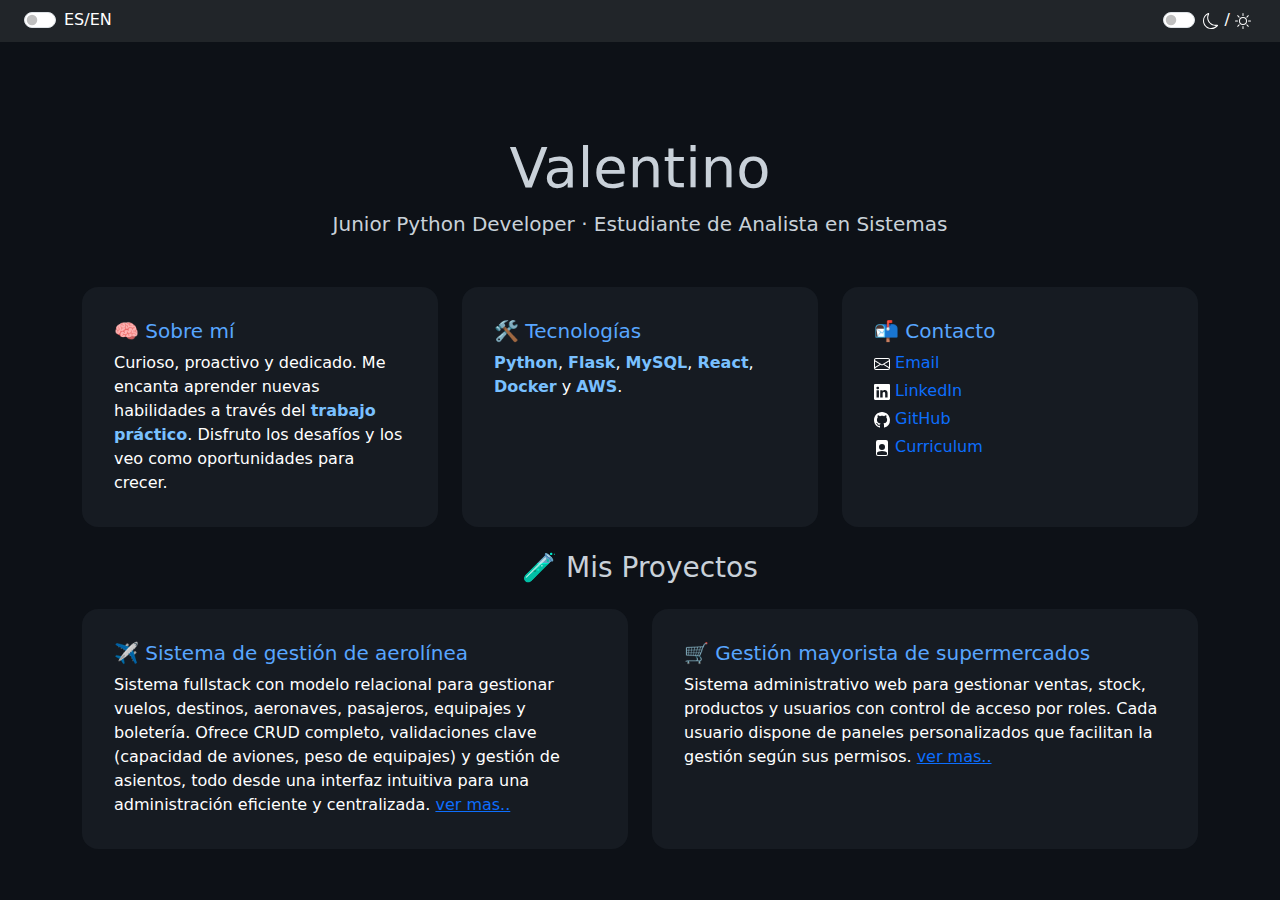
<file: index.html>
<!DOCTYPE html>
<html lang="en">
<head>
  <meta charset="UTF-8" />
  <meta name="viewport" content="width=device-width, initial-scale=1">
  <title>Valentino - Portfolio</title>
  <link href="https://cdn.jsdelivr.net/npm/bootstrap@5.3.3/dist/css/bootstrap.min.css" rel="stylesheet">
  <link rel="stylesheet" href="css/DarkMode.css" id="dark-css" rel="preload">
  <link rel="stylesheet" href="css/LightMode.css" id="light-css" rel="preload" disabled>
</head>

<body>

  <nav class="d-flex p-2 navbar navbar-expand-lg navbar-dark bg-dark fixed-top px-4 d-flex justify-content-between">
   <div class="form-check form-switch text-white">
      <input class="form-check-input" type="checkbox" id="langToggle"> <span>ES</span>/<span>EN</span></input>
      <label class="form-check-label" for="langToggle" id="langToggleLabel"></label> 
   </div>

   <div class="form-check form-switch text-white  ">
      <input class="form-check-input" type="checkbox" id="switchTheme"> <span><svg xmlns="http://www.w3.org/2000/svg" width="16" height="16" fill="currentColor" class="bi bi-moon" viewBox="0 0 16 16"><path d="M6 .278a.77.77 0 0 1 .08.858 7.2 7.2 0 0 0-.878 3.46c0 4.021 3.278 7.277 7.318 7.277q.792-.001 1.533-.16a.79.79 0 0 1 .81.316.73.73 0 0 1-.031.893A8.35 8.35 0 0 1 8.344 16C3.734 16 0 12.286 0 7.71 0 4.266 2.114 1.312 5.124.06A.75.75 0 0 1 6 .278M4.858 1.311A7.27 7.27 0 0 0 1.025 7.71c0 4.02 3.279 7.276 7.319 7.276a7.32 7.32 0 0 0 5.205-2.162q-.506.063-1.029.063c-4.61 0-8.343-3.714-8.343-8.29 0-1.167.242-2.278.681-3.286"/></svg></span> / <span><svg xmlns="http://www.w3.org/2000/svg" width="16" height="16" fill="currentColor" class="bi bi-sun" viewBox="0 0 16 16"><path d="M8 11a3 3 0 1 1 0-6 3 3 0 0 1 0 6m0 1a4 4 0 1 0 0-8 4 4 0 0 0 0 8M8 0a.5.5 0 0 1 .5.5v2a.5.5 0 0 1-1 0v-2A.5.5 0 0 1 8 0m0 13a.5.5 0 0 1 .5.5v2a.5.5 0 0 1-1 0v-2A.5.5 0 0 1 8 13m8-5a.5.5 0 0 1-.5.5h-2a.5.5 0 0 1 0-1h2a.5.5 0 0 1 .5.5M3 8a.5.5 0 0 1-.5.5h-2a.5.5 0 0 1 0-1h2A.5.5 0 0 1 3 8m10.657-5.657a.5.5 0 0 1 0 .707l-1.414 1.415a.5.5 0 1 1-.707-.708l1.414-1.414a.5.5 0 0 1 .707 0m-9.193 9.193a.5.5 0 0 1 0 .707L3.05 13.657a.5.5 0 0 1-.707-.707l1.414-1.414a.5.5 0 0 1 .707 0m9.193 2.121a.5.5 0 0 1-.707 0l-1.414-1.414a.5.5 0 0 1 .707-.707l1.414 1.414a.5.5 0 0 1 0 .707M4.464 4.465a.5.5 0 0 1-.707 0L2.343 3.05a.5.5 0 1 1 .707-.707l1.414 1.414a.5.5 0 0 1 0 .708"/></svg></span></input>
      <label class="form-check-label" for="switchTheme" id="switchThemeLabel"></label> 
   </div>



  </nav>
  

  <div class="container py-5">
    <header class="text-center mb-5">
      <h1 class="display-4 mt-3" id="mainTitle">Valentino</h1>
      <p class="lead" id="mainSubtitle">Junior Python Developer · Estudiante de Analista en Sistemas</p>
    </header>

    <div class="row g-4">
      <div class="col-md-6 col-lg-4">
        <div class="card h-100 p-3">
          <div class="card-body">
            <h5 class="card-title" id="aboutTitle">🧠 Sobre mí</h5>
            <p class="card-text" id="aboutText">
              Curioso, proactivo y dedicado. Me encanta aprender nuevas habilidades a través del
              <span class="highlight">trabajo práctico</span>. Disfruto los desafíos y los veo como oportunidades para crecer.
            </p>
          </div>
        </div>
      </div>

    
      <div class="col-md-6 col-lg-4">
        <div class="card h-100 p-3">
          <div class="card-body">
            <h5 class="card-title" id="techTitle">🛠️ Tecnologías</h5>
            <p class="card-text" id="techText">
              <span class="highlight">Python</span>, <span class="highlight">Flask</span>,
              <span class="highlight">MySQL</span>, <span class="highlight">React</span>, <span class="highlight">Docker</span> y
              <span class="highlight">AWS</span>.
            </p>
          </div>
        </div>
      </div>

      <div class="col-md-6 col-lg-4">
        <div class="card h-100 p-3">
            <div class="card-body">
            <h5 class="card-title" id="contactTitle">📬 Contacto</h5>
            <p class="card-text mb-1">
                <svg xmlns="http://www.w3.org/2000/svg" width="16" height="16" fill="currentColor" class="bi bi-envelope" viewBox="0 0 16 16"><path d="M0 4a2 2 0 0 1 2-2h12a2 2 0 0 1 2 2v8a2 2 0 0 1-2 2H2a2 2 0 0 1-2-2zm2-1a1 1 0 0 0-1 1v.217l7 4.2 7-4.2V4a1 1 0 0 0-1-1zm13 2.383-4.708 2.825L15 11.105zm-.034 6.876-5.64-3.471L8 9.583l-1.326-.795-5.64 3.47A1 1 0 0 0 2 13h12a1 1 0 0 0 .966-.741M1 11.105l4.708-2.897L1 5.383z"/></svg>
                <a href="mailto:OsunaValentino@gmail.com" class="text-decoration-none">Email</a>
            </p>
            <p class="card-text mb-1">
              <svg xmlns="http://www.w3.org/2000/svg" width="16" height="16" fill="currentColor" class="bi bi-linkedin" viewBox="0 0 16 16"><path d="M0 1.146C0 .513.526 0 1.175 0h13.65C15.474 0 16 .513 16 1.146v13.708c0 .633-.526 1.146-1.175 1.146H1.175C.526 16 0 15.487 0 14.854zm4.943 12.248V6.169H2.542v7.225zm-1.2-8.212c.837 0 1.358-.554 1.358-1.248-.015-.709-.52-1.248-1.342-1.248S2.4 3.226 2.4 3.934c0 .694.521 1.248 1.327 1.248zm4.908 8.212V9.359c0-.216.016-.432.08-.586.173-.431.568-.878 1.232-.878.869 0 1.216.662 1.216 1.634v3.865h2.401V9.25c0-2.22-1.184-3.252-2.764-3.252-1.274 0-1.845.7-2.165 1.193v.025h-.016l.016-.025V6.169h-2.4c.03.678 0 7.225 0 7.225z"/></svg>
               <a href="https://linkedin.com/in/valentino-osuna-a578b3277" target="_blank" rel="noopener" class="text-decoration-none">LinkedIn</a>
            </p>
            <p class="card-text mb-1">
                <svg xmlns="http://www.w3.org/2000/svg" width="16" height="16" fill="currentColor" class="bi bi-github" viewBox="0 0 16 16"><path d="M8 0C3.58 0 0 3.58 0 8c0 3.54 2.29 6.53 5.47 7.59.4.07.55-.17.55-.38 0-.19-.01-.82-.01-1.49-2.01.37-2.53-.49-2.69-.94-.09-.23-.48-.94-.82-1.13-.28-.15-.68-.52-.01-.53.63-.01 1.08.58 1.23.82.72 1.21 1.87.87 2.33.66.07-.52.28-.87.51-1.07-1.78-.2-3.64-.89-3.64-3.95 0-.87.31-1.59.82-2.15-.08-.2-.36-1.02.08-2.12 0 0 .67-.21 2.2.82.64-.18 1.32-.27 2-.27s1.36.09 2 .27c1.53-1.04 2.2-.82 2.2-.82.44 1.1.16 1.92.08 2.12.51.56.82 1.27.82 2.15 0 3.07-1.87 3.75-3.65 3.95.29.25.54.73.54 1.48 0 1.07-.01 1.93-.01 2.2 0 .21.15.46.55.38A8.01 8.01 0 0 0 16 8c0-4.42-3.58-8-8-8"/></svg> 
                <a href="https://github.com/ValenOsuna" target="_blank" rel="noopener" class="text-decoration-none">
                    GitHub
                </a>
            </p>
            <p class="card-text mb-1">
                <svg xmlns="http://www.w3.org/2000/svg" width="16" height="16" fill="currentColor"  class="bi bi-file-person-fill" viewBox="0 0 16 16"><path d="M12 0H4a2 2 0 0 0-2 2v12a2 2 0 0 0 2 2h8a2 2 0 0 0 2-2V2a2 2 0 0 0-2-2m-1 7a3 3 0 1 1-6 0 3 3 0 0 1 6 0m-3 4c2.623 0 4.146.826 5 1.755V14a1 1 0 0 1-1 1H4a1 1 0 0 1-1-1v-1.245C3.854 11.825 5.377 11 8 11"/></svg>
                     <a href="cv.pdf" id="resumeText" target="_blank"_blank rel="noopener" class="text-decoration-none">
                      Curriculum
                </a>
            </p>
        </div>
    </div>
    </div>

    </div>

    <!-- Título de sección -->
<div class="col-12">
  <h3 class="text-center mt-4" id="projectsTitle">🧪 Mis Proyectos</h3>
</div>

<!-- Proyecto 1 -->
<div class="row">
<div class="col-md-6 col-lg-6 mt-3">
  <div class="card h-100 p-3">
    <div class="card-body">
      <h5 class="card-title" id="project1Title">✈️ Sistema de gestión de aerolínea</h5>
      <p class="card-text" id="project1Text">
        Sistema fullstack para la gestión de aerolínea con un modelo relacional 
    que administra vuelos, destinos, aviones, pasajeros, equipajes y 
    boletería. Incluye CRUD completo y validaciones clave como capacidad de
     aviones y peso de equipajes. Gestiona la disposición de asientos y ofrece 
     una interfaz intuitiva para una administración centralizada y eficiente.

         <a href="templates/airlane.html">ver mas..</a>
      </p>
    </div>
  </div>
</div>


<!-- Proyecto 2 -->
<div class="col-md-6 col-lg-6 mt-3">
  <div class="card h-100 p-3">
    <div class="card-body">
      <h5 class="card-title" id="project2Title">🛒 Gestión mayorista de supermercados</h5>
      <p class="card-text" id="project2Text">
        Sistema administrativo web que permite controlar ventas, stock, productos y usuarios, con distintos roles de acceso y paneles diferenciados.
        <a href="templates/warehouse.html">ver mas..</a>
      </p>
    </div>
  </div>
</div>
  </div>

  </div>

 
  <script src="https://cdn.jsdelivr.net/npm/bootstrap@5.3.3/dist/js/bootstrap.bundle.min.js"></script>

  <script src="LangToggle.js"></script>
  <script src="switchTheme.js"></script>

</body>
</html>
</file>
<file: css/DarkMode.css>
body {
    background-color: #0d1117;
    color: #c9d1d9;
    padding-top: 70px;
    
  }
  .card {
    background-color: #161b22;
    border: none;
    border-radius: 1rem;
    color: white;
  }
  .card-title {
    color: #58a6ff;
  }
  .highlight {
    color: #79c0ff;
    font-weight: bold;
  }

.img-limit {
  height: 400px;
  max-width: 100%;
  object-fit: contain
}
</file>
<file: css/LightMode.css>
body {
    background-color: #f8f9fa;
    color: #212529;
    padding-top: 70px;
  }
  .card {
    background-color: #ffffff;
    border: 1px solid #dee2e6;
    border-radius: 1rem;
    color: #212529;
  }
  .card-title {
    color: #0d6efd;
  }
  .highlight {
    color: #0d6efd;
    font-weight: bold;
  }

.img-limit {
  height: 400px;;
  max-width: 100%;
  object-fit: contain
}
</file>
